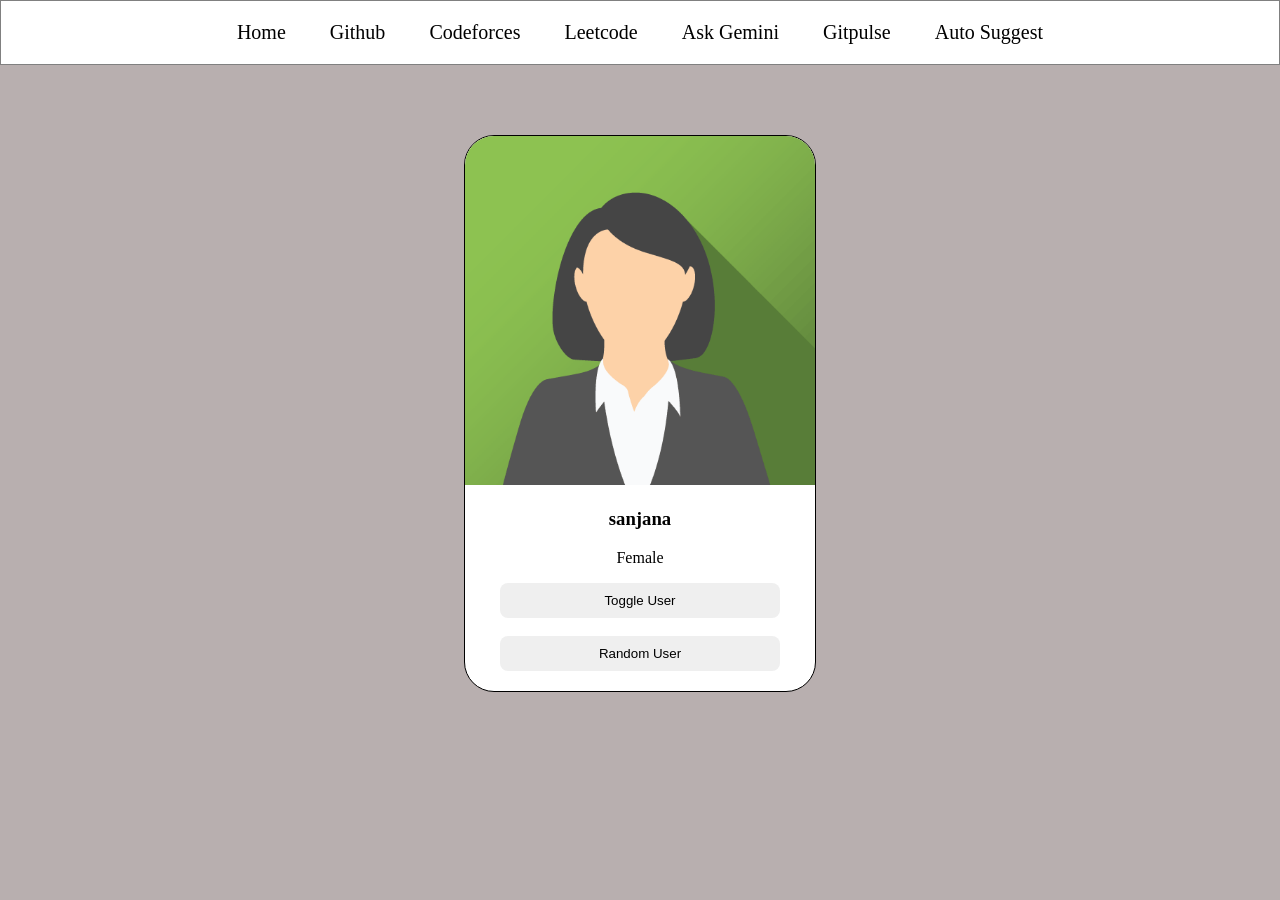
<file: src/main/resources/static/index.html>
<!DOCTYPE html>
<html lang="en">
<head>
    <meta charset="UTF-8">
    <meta name="viewport" content="width=device-width, initial-scale=1.0">
    <title>Auto Suggest</title>
    <link rel="stylesheet" href="index.css">
</head>
<body>
    <!-- <h1>Hello World!</h1> -->
     <div class="navbar">
        <a href="index.html" target="_blank">Home</a>
        <a href="https://github.com/">Github</a>
        <a href="codeforces-stats.html" target="_blank">Codeforces</a>
        <a href="leetcode-stats.html" target="_blank">Leetcode</a>
        <a href="ask-gemini.html" target="_blank">Ask Gemini</a>
        <a href="gitpulse.html" target="_blank">Gitpulse</a>
        <a href="autosuggest.html" target="_blank">Auto Suggest</a>
     </div>

     <div class="card">
        <img id="user-image" src="jane.png" alt="image not found">
        <h3 id="user-name">sanjana</h3>
        <p id="user-gender">Female</p>

        <button onclick="toggleUser()" >Toggle User</button>
        <br>
        <br>
        <button onclick="randomUser()">Random User</button>
     </div>
    <script src="index.js"></script>
</body>
</html>
</file>
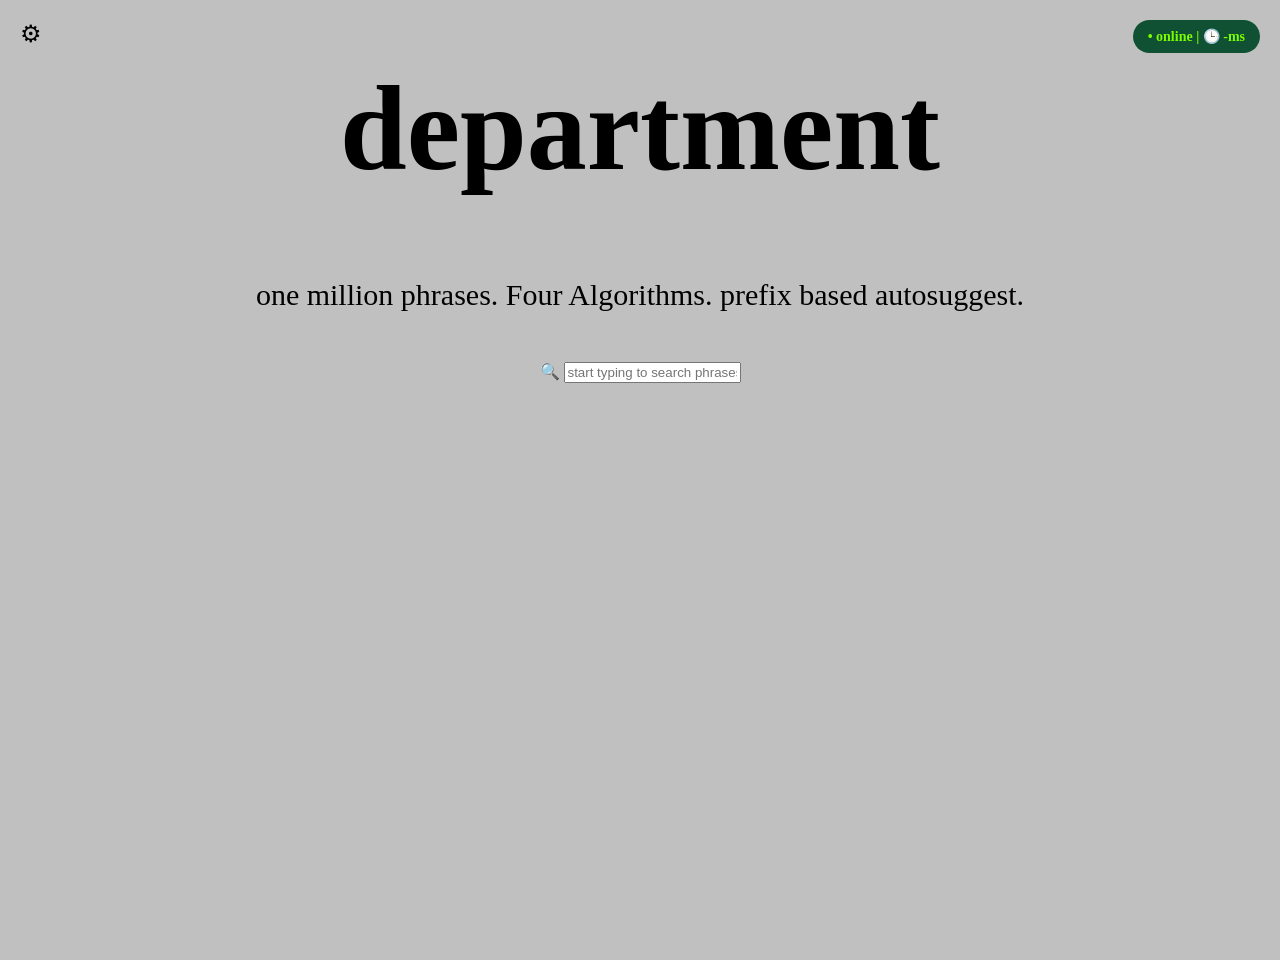
<file: src/main/resources/static/autosuggest.html>
<!DOCTYPE html>
<html lang="en">
<head>
    <meta charset="UTF-8">
    <meta name="viewport" content="width=device-width, initial-scale=1.0">
    <title>Document</title>
<style>
    body{
    margin: 0px;
    color:black;
    background-color: silver;
    align-items:center;
    min-height:100vh;
    justify-content:center;
}

h1 {
  margin-top:60px;
    font-size:120px;
    text-align:center;
    color:black;
}
 .gear{
    position: absolute;
    top: 20px;
    left: 20px;
    font-size: 24px;
   }
.pill{
   position:absolute;
    top:20px;
    right:20px;
    background:#0f5132;
    color:#7CFC00;
    padding:8px 15px;
    border-radius:20px;
    font-size:14px;
    font-weight:bold
}
.text{
    position:center;
    right:20px;
    font-size:40px
}
.search-box{
    
    text-align:center;
    margin-top:50px;

}
.search-box input:focus{
    box-shadow:0 0 15px #00d4ff;
    font-size:30px;
    left: 20px;
    align-items:center;
}
p{
    text-align:center;
    font-size:30px;
}

</style>
</head>
<body>
    <span class="gear">&#9881;</span>
    <span class="pill">&#x2022; online | &#x1F552; -ms </span>
</span>
       <h1>department </h1>
       <p> one million phrases. Four Algorithms.
        prefix based autosuggest.</p>
    <div class="search-box">
        <span>&#128269;</span>
    <input type="text"
        placeholder="start typing to search phrases..">
</body>
</html>
</file>
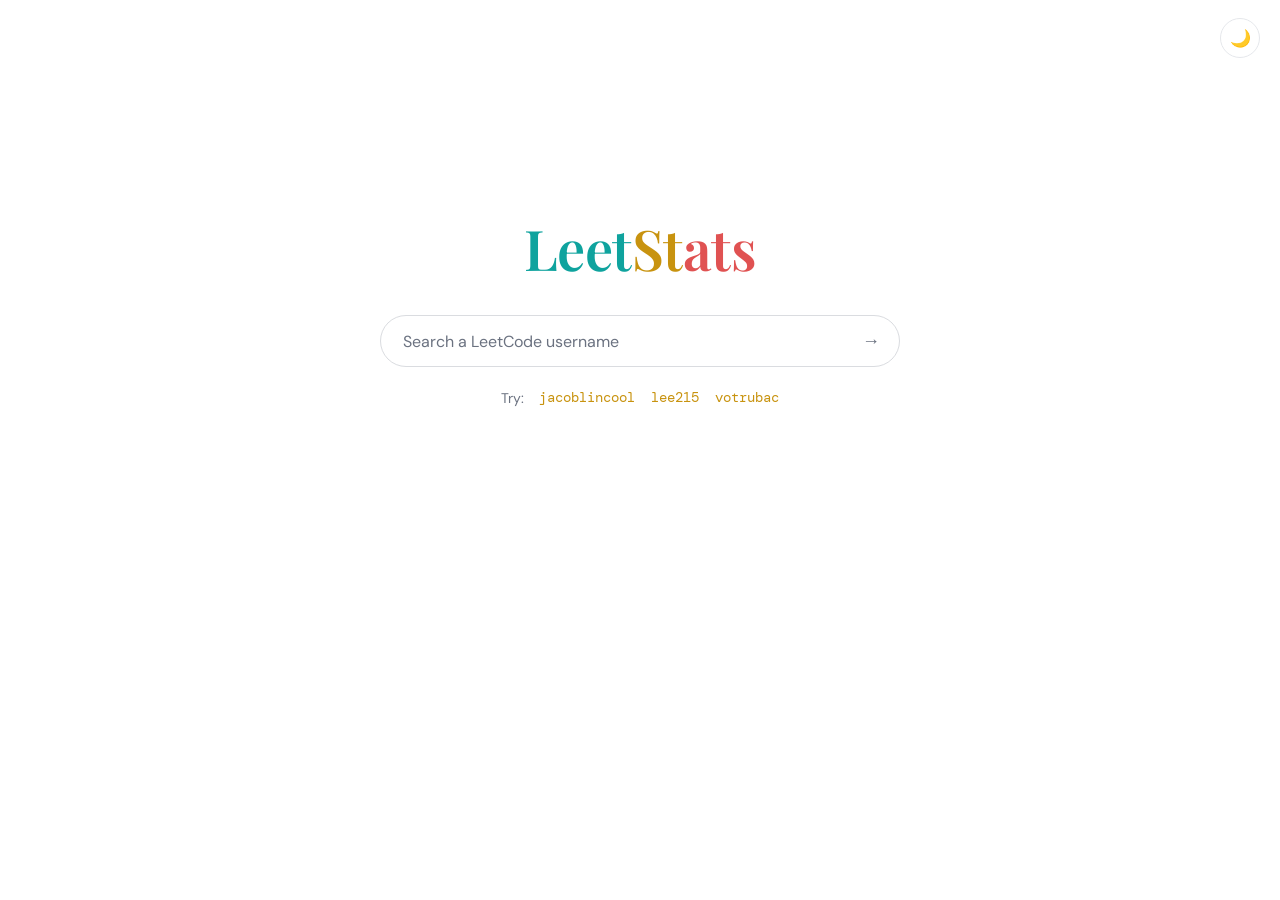
<file: src/main/resources/static/leetcode-stats.html>
<!DOCTYPE html>
<html lang="en" data-theme="light">
<head>
<meta charset="UTF-8">
<meta name="viewport" content="width=device-width, initial-scale=1.0">
<title>LeetStats</title>
<link rel="preconnect" href="https://fonts.googleapis.com">
<link rel="preconnect" href="https://fonts.gstatic.com" crossorigin>
<link href="https://fonts.googleapis.com/css2?family=Playfair+Display:wght@600&family=DM+Sans:wght@400;500;700&family=DM+Mono:wght@400;500&display=swap" rel="stylesheet">
<style>
  :root, [data-theme="light"] {
    --bg: #ffffff;
    --text: #1f2328;
    --muted: #6b7280;
    --line: #e5e7eb;
    --surface: #ffffff;
    --input-border: #dadce0;
    --input-shadow: rgba(32, 33, 36, 0.12);
    --track: #f0f1f3;
    --easy: #0fa39e;
    --medium: #c8930f;
    --hard: #e05252;
    --accent: #c8930f;
    --card-shadow: 0 1px 3px rgba(32, 33, 36, 0.08), 0 8px 28px rgba(32, 33, 36, 0.06);
  }
  [data-theme="dark"] {
    --bg: #0a0b0d;
    --text: #e9e7e2;
    --muted: #8b8f98;
    --line: rgba(255, 255, 255, 0.09);
    --surface: #121418;
    --input-border: rgba(255, 255, 255, 0.14);
    --input-shadow: rgba(0, 0, 0, 0.5);
    --track: rgba(255, 255, 255, 0.08);
    --easy: #3ddad7;
    --medium: #e3b341;
    --hard: #ff6b6b;
    --accent: #e3b341;
    --card-shadow: 0 20px 50px rgba(0, 0, 0, 0.45);
  }

  * { margin: 0; padding: 0; box-sizing: border-box; }

  html, body { height: 100%; }

  body {
    background: var(--bg);
    color: var(--text);
    font-family: "DM Sans", system-ui, sans-serif;
    display: flex;
    flex-direction: column;
    align-items: center;
    transition: background 0.25s, color 0.25s;
  }

  /* theme toggle, top right */
  .theme-toggle {
    position: fixed;
    top: 18px;
    right: 20px;
    width: 40px;
    height: 40px;
    border-radius: 50%;
    border: 1px solid var(--line);
    background: var(--surface);
    color: var(--text);
    font-size: 17px;
    cursor: pointer;
    display: flex;
    align-items: center;
    justify-content: center;
    transition: background 0.25s, border-color 0.25s, transform 0.15s;
    z-index: 10;
  }
  .theme-toggle:hover { transform: scale(1.06); }
  .theme-toggle:focus-visible { outline: 2px solid var(--accent); outline-offset: 2px; }

  main {
    width: 100%;
    max-width: 640px;
    padding: 0 24px 64px;
    display: flex;
    flex-direction: column;
    align-items: center;
    /* Google-style: sits a bit above vertical center when idle */
    margin-top: clamp(96px, 24vh, 210px);
    transition: margin-top 0.45s cubic-bezier(0.3, 0.8, 0.3, 1);
  }
  body.has-result main { margin-top: 72px; }

  .wordmark {
    font-family: "Playfair Display", serif;
    font-weight: 600;
    font-size: clamp(40px, 8vw, 56px);
    letter-spacing: -0.01em;
    margin-bottom: 30px;
    user-select: none;
  }
  .wordmark .l { color: var(--easy); }
  .wordmark .e { color: var(--medium); }
  .wordmark .t { color: var(--hard); }

  /* search */
  .search {
    width: 100%;
    max-width: 520px;
    display: flex;
    align-items: center;
    gap: 12px;
    background: var(--surface);
    border: 1px solid var(--input-border);
    border-radius: 999px;
    padding: 0 8px 0 22px;
    height: 52px;
    transition: box-shadow 0.2s, border-color 0.2s, background 0.25s;
  }
  .search:focus-within {
    box-shadow: 0 2px 10px var(--input-shadow);
    border-color: transparent;
  }
  [data-theme="dark"] .search:focus-within { border-color: var(--accent); box-shadow: none; }

  .search input {
    flex: 1;
    min-width: 0;
    border: none;
    outline: none;
    background: transparent;
    color: var(--text);
    font-family: "DM Mono", monospace;
    font-size: 16px;
  }
  .search input::placeholder { color: var(--muted); font-family: "DM Sans", sans-serif; }

  .search button {
    border: none;
    background: transparent;
    color: var(--muted);
    font-size: 18px;
    width: 40px;
    height: 40px;
    border-radius: 50%;
    cursor: pointer;
    display: flex;
    align-items: center;
    justify-content: center;
    transition: color 0.15s, background 0.15s;
  }
  .search button:hover { color: var(--accent); background: var(--track); }
  .search button:focus-visible { outline: 2px solid var(--accent); outline-offset: 1px; }
  .search button:disabled { opacity: 0.45; cursor: wait; }

  .try {
    margin-top: 20px;
    font-size: 14px;
    color: var(--muted);
    display: flex;
    gap: 14px;
    align-items: center;
    flex-wrap: wrap;
    justify-content: center;
  }
  .try button {
    background: none;
    border: none;
    padding: 2px 1px;
    color: var(--accent);
    font-family: "DM Mono", monospace;
    font-size: 13.5px;
    cursor: pointer;
    border-bottom: 1px dashed transparent;
    transition: border-color 0.15s;
  }
  .try button:hover { border-bottom-color: var(--accent); }
  .try button:focus-visible { outline: 2px solid var(--accent); outline-offset: 2px; }

  /* states */
  .loader {
    margin-top: 52px;
    width: 34px; height: 34px;
    border: 3px solid var(--track);
    border-top-color: var(--accent);
    border-radius: 50%;
    animation: spin 0.8s linear infinite;
  }
  @keyframes spin { to { transform: rotate(360deg); } }

  .error {
    margin-top: 44px;
    text-align: center;
    color: var(--muted);
    font-size: 14.5px;
    line-height: 1.6;
    max-width: 420px;
  }
  .error b { color: var(--hard); font-weight: 700; display: block; margin-bottom: 4px; }

  /* card */
  .card {
    width: 100%;
    margin-top: 44px;
    background: var(--surface);
    border: 1px solid var(--line);
    border-radius: 18px;
    padding: 30px 34px;
    box-shadow: var(--card-shadow);
    animation: rise 0.45s cubic-bezier(0.2, 0.7, 0.3, 1) both;
    transition: background 0.25s, border-color 0.25s;
  }
  @keyframes rise {
    from { opacity: 0; transform: translateY(14px); }
    to   { opacity: 1; transform: translateY(0); }
  }

  .card-head {
    display: flex;
    justify-content: space-between;
    align-items: baseline;
    gap: 10px;
    flex-wrap: wrap;
    margin-bottom: 26px;
  }
  .card-head a {
    font-family: "Playfair Display", serif;
    font-size: 23px;
    font-weight: 600;
    color: var(--text);
    text-decoration: none;
  }
  .card-head a:hover { color: var(--accent); }
  .card-head .rank {
    font-family: "DM Mono", monospace;
    font-size: 13px;
    color: var(--muted);
  }
  .card-head .rank b { color: var(--accent); font-weight: 500; }

  .card-body {
    display: grid;
    grid-template-columns: 168px 1fr;
    gap: 34px;
    align-items: center;
  }

  .ring-wrap { position: relative; width: 168px; height: 168px; margin: 0 auto; }
  .ring-wrap svg { transform: rotate(-90deg); display: block; }
  .ring-track { fill: none; stroke: var(--track); stroke-width: 9; }
  .ring-fill {
    fill: none;
    stroke: var(--accent);
    stroke-width: 9;
    stroke-linecap: round;
    transition: stroke-dashoffset 1.1s cubic-bezier(0.3, 0.8, 0.3, 1), stroke 0.25s;
  }
  .ring-center {
    position: absolute; inset: 0;
    display: flex; flex-direction: column;
    align-items: center; justify-content: center;
  }
  .ring-center .big {
    font-family: "DM Mono", monospace;
    font-size: 36px;
    line-height: 1;
  }
  .ring-center .small {
    color: var(--muted);
    font-size: 11.5px;
    margin-top: 6px;
    letter-spacing: 0.06em;
    text-transform: uppercase;
  }

  .bars { display: flex; flex-direction: column; gap: 18px; }
  .bar-top {
    display: flex;
    justify-content: space-between;
    align-items: baseline;
    margin-bottom: 7px;
  }
  .bar-top .label {
    font-size: 12.5px;
    font-weight: 700;
    letter-spacing: 0.09em;
    text-transform: uppercase;
  }
  .bar-top .nums {
    font-family: "DM Mono", monospace;
    font-size: 13px;
    color: var(--muted);
  }
  .bar-top .nums b { color: var(--text); font-weight: 500; }
  .bar-track { height: 7px; border-radius: 99px; background: var(--track); overflow: hidden; }
  .bar-fill { height: 100%; width: 0; border-radius: 99px; transition: width 1.1s cubic-bezier(0.3, 0.8, 0.3, 1); }
  .easy   .label { color: var(--easy); }   .easy   .bar-fill { background: var(--easy); }
  .medium .label { color: var(--medium); } .medium .bar-fill { background: var(--medium); }
  .hard   .label { color: var(--hard); }   .hard   .bar-fill { background: var(--hard); }

  .hidden { display: none !important; }

  @media (max-width: 540px) {
    .card { padding: 24px 20px; }
    .card-body { grid-template-columns: 1fr; gap: 26px; }
  }

  @media (prefers-reduced-motion: reduce) {
    * { animation: none !important; transition: none !important; }
  }
</style>
</head>
<body>
  <button class="theme-toggle" id="theme-toggle" aria-label="Switch theme" title="Switch theme">🌙</button>

  <main>
    <h1 class="wordmark"><span class="l">Leet</span><span class="e">St</span><span class="t">ats</span></h1>

    <div class="search">
      <input id="username" type="text" placeholder="Search a LeetCode username" autocomplete="off" spellcheck="false" aria-label="LeetCode username">
      <button id="go" aria-label="Fetch stats" title="Fetch stats">→</button>
    </div>

    <div class="try">
      <span>Try:</span>
      <button data-u="jacoblincool">jacoblincool</button>
      <button data-u="lee215">lee215</button>
      <button data-u="votrubac">votrubac</button>
    </div>

    <div id="loading" class="loader hidden" role="status" aria-label="Loading"></div>

    <div id="error" class="error hidden" role="alert">
      <b>Couldn't fetch that profile</b>
      <span id="error-msg"></span>
    </div>

    <section id="card" class="card hidden" aria-live="polite">
      <div class="card-head">
        <a id="profile-link" href="#" target="_blank" rel="noopener"></a>
        <span class="rank">Rank <b id="ranking">—</b></span>
      </div>
      <div class="card-body">
        <div class="ring-wrap">
          <svg width="168" height="168" viewBox="0 0 168 168" aria-hidden="true">
            <circle class="ring-track" cx="84" cy="84" r="74"></circle>
            <circle class="ring-fill" id="ring" cx="84" cy="84" r="74"></circle>
          </svg>
          <div class="ring-center">
            <div class="big" id="total-solved">0</div>
            <div class="small" id="total-label">solved</div>
          </div>
        </div>
        <div class="bars">
          <div class="bar-row easy">
            <div class="bar-top"><span class="label">Easy</span>
              <span class="nums"><b id="easy-solved">0</b> / <span id="easy-total">0</span></span></div>
            <div class="bar-track"><div class="bar-fill" id="easy-bar"></div></div>
          </div>
          <div class="bar-row medium">
            <div class="bar-top"><span class="label">Medium</span>
              <span class="nums"><b id="medium-solved">0</b> / <span id="medium-total">0</span></span></div>
            <div class="bar-track"><div class="bar-fill" id="medium-bar"></div></div>
          </div>
          <div class="bar-row hard">
            <div class="bar-top"><span class="label">Hard</span>
              <span class="nums"><b id="hard-solved">0</b> / <span id="hard-total">0</span></span></div>
            <div class="bar-track"><div class="bar-fill" id="hard-bar"></div></div>
          </div>
        </div>
      </div>
    </section>
  </main>

<script>
(function () {
  "use strict";

  /* ---------- theme ---------- */
  var root = document.documentElement;
  var toggle = document.getElementById("theme-toggle");
  var prefersDark = window.matchMedia("(prefers-color-scheme: dark)").matches;
  setTheme(prefersDark ? "dark" : "light");

  function setTheme(t) {
    root.setAttribute("data-theme", t);
    toggle.textContent = t === "dark" ? "☀️" : "🌙";
  }
  toggle.addEventListener("click", function () {
    setTheme(root.getAttribute("data-theme") === "dark" ? "light" : "dark");
  });

  /* ---------- elements ---------- */
  var input = document.getElementById("username");
  var goBtn = document.getElementById("go");
  var loadingEl = document.getElementById("loading");
  var errorEl = document.getElementById("error");
  var errorMsg = document.getElementById("error-msg");
  var cardEl = document.getElementById("card");

  var RING_R = 74;
  var RING_C = 2 * Math.PI * RING_R;
  var ring = document.getElementById("ring");
  ring.setAttribute("stroke-dasharray", RING_C);
  ring.setAttribute("stroke-dashoffset", RING_C);

  /* ---------- data sources (tried in order) ---------- */
  var SOURCES = [
    {
      url: function (u) { return "https://leetcode-api-faisalshohag.vercel.app/" + encodeURIComponent(u); },
      parse: function (d) {
        if (!d || d.errors || d.totalSolved === undefined) return null;
        return pick(d);
      }
    },
    {
      url: function (u) { return "https://alfa-leetcode-api.onrender.com/userProfile/" + encodeURIComponent(u); },
      parse: function (d) {
        if (!d || d.errors || d.totalSolved === undefined) return null;
        return pick(d);
      }
    },
    {
      url: function (u) { return "https://leetcode-stats-api.herokuapp.com/" + encodeURIComponent(u); },
      parse: function (d) {
        if (!d || d.status !== "success") return null;
        return pick(d);
      }
    }
  ];

  function pick(d) {
    return {
      totalSolved: d.totalSolved, totalQuestions: d.totalQuestions,
      easySolved: d.easySolved, totalEasy: d.totalEasy,
      mediumSolved: d.mediumSolved, totalMedium: d.totalMedium,
      hardSolved: d.hardSolved, totalHard: d.totalHard,
      ranking: d.ranking
    };
  }

  function fetchWithTimeout(url, ms) {
    var ctrl = new AbortController();
    var t = setTimeout(function () { ctrl.abort(); }, ms);
    return fetch(url, { signal: ctrl.signal })
      .then(function (r) { return r.json(); })
      .finally(function () { clearTimeout(t); });
  }

  function fetchStats(username) {
    var i = 0;
    function tryNext() {
      if (i >= SOURCES.length) return Promise.reject(new Error("all sources failed"));
      var src = SOURCES[i++];
      return fetchWithTimeout(src.url(username), 12000)
        .then(function (json) {
          var parsed = src.parse(json);
          return parsed || tryNext();
        })
        .catch(function () { return tryNext(); });
    }
    return tryNext();
  }

  /* ---------- rendering ---------- */
  function fmt(n) {
    if (n === null || n === undefined || isNaN(n)) return "—";
    return Number(n).toLocaleString("en-US");
  }

  function countUp(el, target, ms) {
    var reduce = window.matchMedia("(prefers-reduced-motion: reduce)").matches;
    if (reduce || !target) { el.textContent = fmt(target || 0); return; }
    var start = performance.now();
    (function step(now) {
      var p = Math.min(((now || performance.now()) - start) / ms, 1);
      var eased = 1 - Math.pow(1 - p, 3);
      el.textContent = fmt(Math.round(target * eased));
      if (p < 1) requestAnimationFrame(step);
    })();
  }

  function setBar(id, solved, total) {
    var pct = total > 0 ? (solved / total) * 100 : 0;
    document.getElementById(id).style.width = Math.max(pct, solved > 0 ? 2 : 0) + "%";
  }

  function render(username, s) {
    var link = document.getElementById("profile-link");
    link.textContent = username;
    link.href = "https://leetcode.com/u/" + encodeURIComponent(username) + "/";

    document.getElementById("ranking").textContent = "#" + fmt(s.ranking);
    document.getElementById("total-label").textContent = "of " + fmt(s.totalQuestions);
    document.getElementById("easy-solved").textContent = fmt(s.easySolved);
    document.getElementById("easy-total").textContent = fmt(s.totalEasy);
    document.getElementById("medium-solved").textContent = fmt(s.mediumSolved);
    document.getElementById("medium-total").textContent = fmt(s.totalMedium);
    document.getElementById("hard-solved").textContent = fmt(s.hardSolved);
    document.getElementById("hard-total").textContent = fmt(s.totalHard);

    document.body.classList.add("has-result");
    cardEl.classList.remove("hidden");

    requestAnimationFrame(function () {
      requestAnimationFrame(function () {
        countUp(document.getElementById("total-solved"), s.totalSolved, 1100);
        var pct = s.totalQuestions > 0 ? s.totalSolved / s.totalQuestions : 0;
        ring.setAttribute("stroke-dashoffset", RING_C * (1 - pct));
        setBar("easy-bar", s.easySolved, s.totalEasy);
        setBar("medium-bar", s.mediumSolved, s.totalMedium);
        setBar("hard-bar", s.hardSolved, s.totalHard);
      });
    });
  }

  function resetCard() {
    ring.setAttribute("stroke-dashoffset", RING_C);
    ["easy-bar", "medium-bar", "hard-bar"].forEach(function (id) {
      document.getElementById(id).style.width = "0";
    });
    document.getElementById("total-solved").textContent = "0";
  }

  /* ---------- flow ---------- */
  var busy = false;

  function lookup(username) {
    username = (username || "").trim();
    if (!username || busy) return;
    busy = true;

    input.value = username;
    goBtn.disabled = true;
    errorEl.classList.add("hidden");
    cardEl.classList.add("hidden");
    resetCard();
    loadingEl.classList.remove("hidden");

    fetchStats(username)
      .then(function (stats) {
        loadingEl.classList.add("hidden");
        render(username, stats);
      })
      .catch(function () {
        loadingEl.classList.add("hidden");
        errorMsg.textContent = 'No stats found for "' + username +
          '". Check the spelling, or the public stats APIs may be briefly busy — try again in a moment.';
        errorEl.classList.remove("hidden");
      })
      .finally(function () {
        goBtn.disabled = false;
        busy = false;
      });
  }

  goBtn.addEventListener("click", function () { lookup(input.value); });
  input.addEventListener("keydown", function (e) { if (e.key === "Enter") lookup(input.value); });
  document.querySelectorAll(".try button").forEach(function (b) {
    b.addEventListener("click", function () { lookup(b.dataset.u); });
  });
})();
</script>
</body>
</html>
</file>
<file: src/main/resources/static/index.css>
body{
    margin: 0px;
    background-color: rgb(184, 175, 175);
}

h1 {
    color: red;
}

.navbar{
    border-style: solid;
    border-width: 1px;
    border-color: gray;
    padding: 20px;
    text-align: center;
    background-color: white;
}

.navbar a{
    padding: 20px;
    text-decoration: none;
    color: black;
    font-size: 20px;
}

.navbar a:hover{
    color: blue;
    background-color: aqua;
}

.card{
    border: 1px solid black;
    width: 350px;
    border-radius: 30px;
    text-align: center;
    margin-top: 70px;
    overflow: hidden;
    /* margin-left: 40%; */
    margin-left: auto;
    margin-right: auto;
    padding-bottom: 20px;
    background-color: white;
}

.card img{
    /* width: 300px; */
    width: 100%;
}

.card button{
    border-style: none;
    padding: 10px;
    width: 80%;
    border-radius: 8px;
}
</file>
